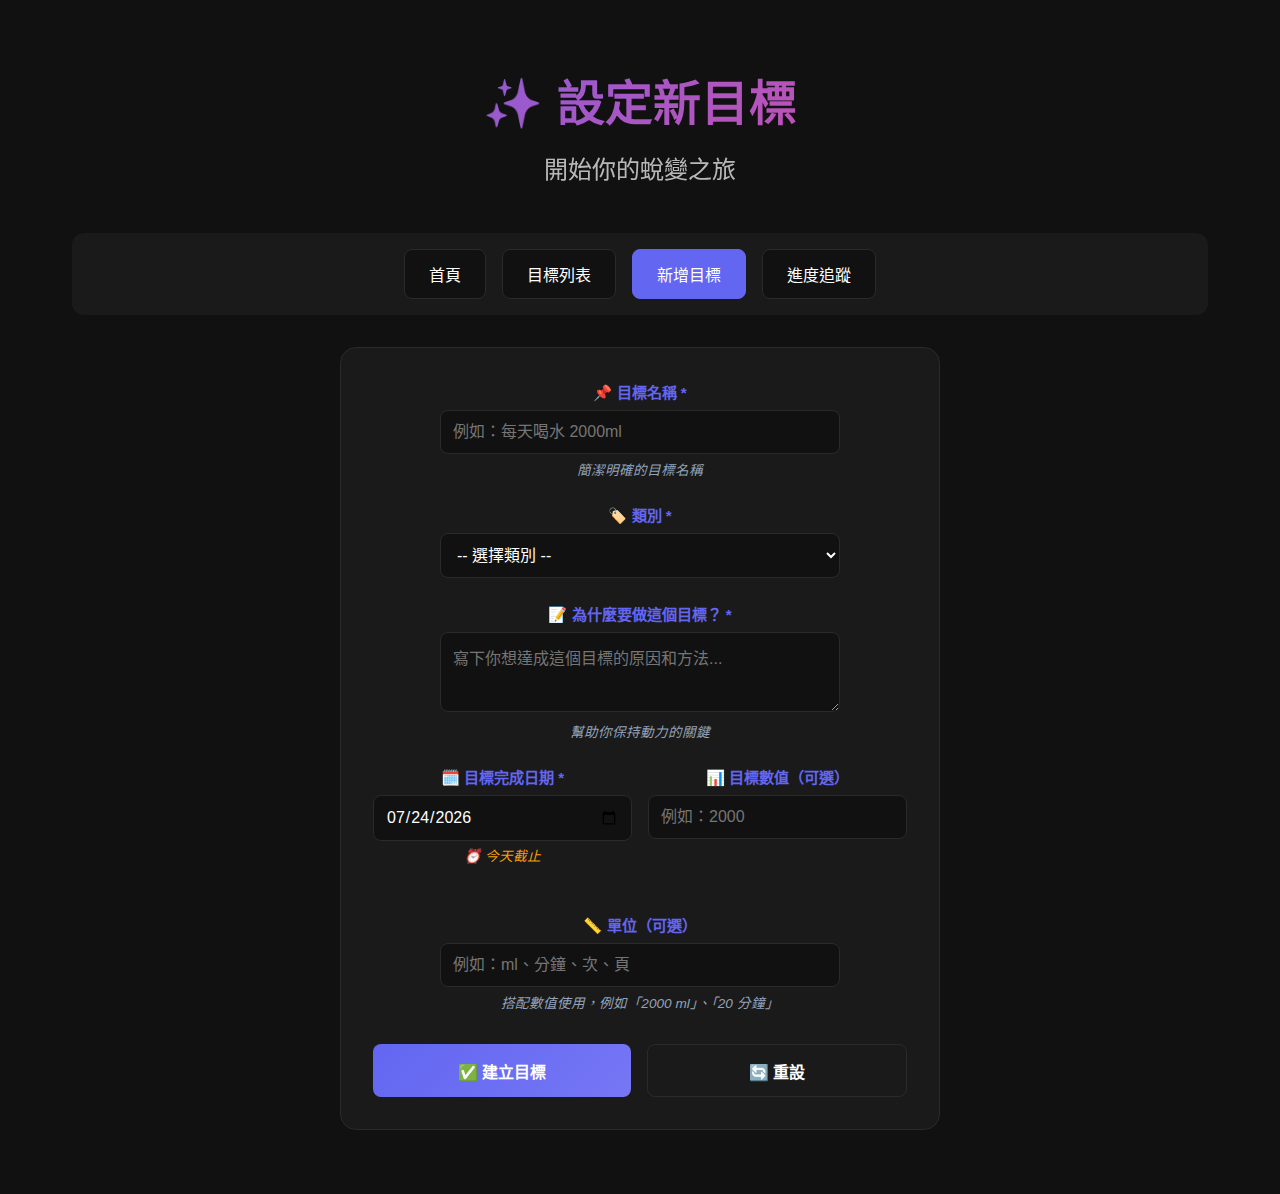
<file: pages/goals/create.html>
<!DOCTYPE html>
<html lang="zh-TW">
<head>
  <meta charset="UTF-8" />
  <meta name="viewport" content="width=device-width, initial-scale=1.0"/>
  <title>新增目標 - 更好的自己</title>
  <link rel="stylesheet" href="../../src/styles/main.css"/>
  <style>
    .simple-form {
      max-width: 600px;
      margin: 2rem auto;
      background-color: var(--nav-bg);
      padding: 2rem;
      border-radius: 16px;
      border: 1px solid var(--border-color);
    }

    .form-field {
      margin-bottom: 1.5rem;
    }

    .form-field label {
      display: block;
      margin-bottom: 0.5rem;
      font-weight: 600;
      color: var(--accent-color);
      font-size: 0.95rem;
    }

    .form-field input,
    .form-field textarea,
    .form-field select {
      width: 100%;
      padding: 0.75rem;
      border: 1px solid var(--border-color);
      border-radius: 8px;
      background-color: var(--bg-color);
      color: var(--text-color);
      font-size: 1rem;
      font-family: inherit;
      transition: all 0.3s ease;
    }

    .form-field input:focus,
    .form-field textarea:focus,
    .form-field select:focus {
      outline: none;
      border-color: var(--accent-color);
      box-shadow: 0 0 0 2px rgba(99, 102, 241, 0.1);
    }

    .form-field textarea {
      resize: vertical;
      min-height: 80px;
    }

    .form-row {
      display: grid;
      grid-template-columns: 1fr 1fr;
      gap: 1rem;
    }

    .form-hint {
      font-size: 0.85rem;
      color: #94a3b8;
      margin-top: 0.3rem;
      font-style: italic;
    }

    .button-group {
      display: flex;
      gap: 1rem;
      margin-top: 2rem;
    }

    .btn {
      flex: 1;
      padding: 0.85rem 1.5rem;
      font-size: 1rem;
      font-weight: 600;
      border: none;
      border-radius: 8px;
      cursor: pointer;
      transition: all 0.3s ease;
    }

    .btn-primary {
      background: linear-gradient(135deg, var(--accent-color), #7577f5);
      color: white;
    }

    .btn-primary:hover {
      transform: translateY(-2px);
      box-shadow: 0 4px 12px rgba(99, 102, 241, 0.4);
    }

    .btn-secondary {
      background-color: transparent;
      border: 1px solid var(--border-color);
      color: var(--text-color);
    }

    .btn-secondary:hover {
      border-color: var(--accent-color);
      color: var(--accent-color);
    }

    .success-message {
      display: none;
      background-color: #10b981;
      color: white;
      padding: 1rem;
      border-radius: 8px;
      margin-bottom: 1rem;
      text-align: center;
    }

    .error-message {
      display: none;
      background-color: #ef4444;
      color: white;
      padding: 1rem;
      border-radius: 8px;
      margin-bottom: 1rem;
      text-align: center;
    }
  </style>
</head>
<body>
  <div class="container">
    <div class="page-header">
      <h1>✨ 設定新目標</h1>
      <p class="subtitle">開始你的蛻變之旅</p>
    </div>

    <nav>
      <a href="../../index.html">首頁</a>
      <a href="list.html">目標列表</a>
      <a href="create.html" class="active">新增目標</a>
      <a href="../progress/track.html">進度追蹤</a>
    </nav>

    <main>
      <form id="goalForm" class="simple-form">
        <div id="successMsg" class="success-message"></div>
        <div id="errorMsg" class="error-message"></div>

        <!-- 目標名稱 -->
        <div class="form-field">
          <label for="goalTitle">📌 目標名稱 *</label>
          <input 
            type="text" 
            id="goalTitle" 
            name="goalTitle" 
            placeholder="例如：每天喝水 2000ml"
            required
          >
          <div class="form-hint">簡潔明確的目標名稱</div>
        </div>

        <!-- 類別 -->
        <div class="form-field">
          <label for="goalCategory">🏷️ 類別 *</label>
          <select id="goalCategory" name="goalCategory" required>
            <option value="">-- 選擇類別 --</option>
            <option value="health">💪 健康運動</option>
            <option value="learning">📚 學習成長</option>
            <option value="career">🎯 工作職涯</option>
            <option value="relationship">💝 人際關係</option>
            <option value="finance">💰 理財投資</option>
            <option value="hobby">🎨 興趣愛好</option>
            <option value="other">✨ 其他</option>
          </select>
        </div>

        <!-- 描述 -->
        <div class="form-field">
          <label for="goalDescription">📝 為什麼要做這個目標？ *</label>
          <textarea 
            id="goalDescription" 
            name="goalDescription"
            placeholder="寫下你想達成這個目標的原因和方法..."
            required
          ></textarea>
          <div class="form-hint">幫助你保持動力的關鍵</div>
        </div>

        <!-- 目標時間和數值 -->
        <div class="form-row">
          <div class="form-field">
            <label for="targetDate">🗓️ 目標完成日期 *</label>
            <input type="date" id="targetDate" name="targetDate" required>
            <div class="form-hint" id="daysHint"></div>
          </div>

          <div class="form-field">
            <label for="quantValue">📊 目標數值（可選）</label>
            <input 
              type="number" 
              id="quantValue" 
              name="quantValue" 
              placeholder="例如：2000"
              min="0"
            >
          </div>
        </div>

        <!-- 單位 -->
        <div class="form-field">
          <label for="quantUnit">📏 單位（可選）</label>
          <input 
            type="text" 
            id="quantUnit" 
            name="quantUnit" 
            placeholder="例如：ml、分鐘、次、頁"
          >
          <div class="form-hint">搭配數值使用，例如「2000 ml」、「20 分鐘」</div>
        </div>

        <!-- 按鈕 -->
        <div class="button-group">
          <button type="submit" class="btn btn-primary">✅ 建立目標</button>
          <button type="reset" class="btn btn-secondary">🔄 重設</button>
        </div>
      </form>
    </main>
  </div>

  <script src="../../src/js/core.js"></script>
  <script>
    (function() {
      const form = document.getElementById('goalForm');
      const titleInput = document.getElementById('goalTitle');
      const categorySelect = document.getElementById('goalCategory');
      const descriptionTextarea = document.getElementById('goalDescription');
      const targetDateInput = document.getElementById('targetDate');
      const quantValueInput = document.getElementById('quantValue');
      const quantUnitInput = document.getElementById('quantUnit');
      const successMsg = document.getElementById('successMsg');
      const errorMsg = document.getElementById('errorMsg');
      const daysHint = document.getElementById('daysHint');

      // 計算剩餘天數
      targetDateInput.addEventListener('change', () => {
        const target = new Date(targetDateInput.value);
        const today = new Date();
        const days = Math.ceil((target - today) / (1000 * 60 * 60 * 24));

        if (days < 0) {
          daysHint.textContent = '⚠️ 日期不能是過去';
          daysHint.style.color = '#ef4444';
        } else if (days === 0) {
          daysHint.textContent = '⏰ 今天截止';
          daysHint.style.color = '#f59e0b';
        } else {
          daysHint.textContent = `⏳ 剩餘 ${days} 天`;
          daysHint.style.color = '#10b981';
        }
      });

      // 提交表單
      form.addEventListener('submit', (e) => {
        e.preventDefault();

        // 基本驗證
        if (!titleInput.value.trim()) {
          showError('請輸入目標名稱');
          return;
        }

        if (!categorySelect.value) {
          showError('請選擇目標類別');
          return;
        }

        if (!descriptionTextarea.value.trim()) {
          showError('請描述你的目標');
          return;
        }

        if (!targetDateInput.value) {
          showError('請選擇目標完成日期');
          return;
        }

        const targetDate = new Date(targetDateInput.value);
        if (targetDate < new Date()) {
          showError('目標日期不能是過去');
          return;
        }

        try {
          // 新增目標
          const goalData = {
            title: titleInput.value.trim(),
            category: categorySelect.value,
            description: descriptionTextarea.value.trim(),
            targetDate: targetDateInput.value,
            quantValue: quantValueInput.value ? parseInt(quantValueInput.value) : 0,
            quantUnit: quantUnitInput.value.trim()
          };

          const newGoal = window.goalManager.addGoal(goalData);
          
          // 生成排程
          const schedule = window.goalManager.generateHabitSchedule(newGoal);
          window.goalManager.updateGoal(newGoal.id, { schedule });

          // 成功提示
          showSuccess('✅ 目標建立成功！');

          // 1.5秒後跳轉到進度追蹤頁面
          setTimeout(() => {
            window.location.href = `../progress/track.html?id=${newGoal.id}`;
          }, 1500);

        } catch (err) {
          console.error(err);
          showError('發生錯誤，請重試');
        }
      });

      function showSuccess(msg) {
        successMsg.textContent = msg;
        successMsg.style.display = 'block';
        errorMsg.style.display = 'none';
      }

      function showError(msg) {
        errorMsg.textContent = msg;
        errorMsg.style.display = 'block';
        successMsg.style.display = 'none';
      }

      // 初始化日期
      targetDateInput.valueAsDate = new Date();
      targetDateInput.dispatchEvent(new Event('change'));
    })();
  </script>
</body>
</html>
</file>
<file: src/styles/main.css>
:root {
    --bg-color: #111111;
    --text-color: #ffffff;
    --accent-color: #6366f1;
    --nav-bg: #1a1a1a;
    --hover-color: #7577f5;
    --border-color: #2a2a2a;
}

* {
    margin: 0;
    padding: 0;
    box-sizing: border-box;
}

body {
    font-family: 'Noto Sans TC', sans-serif;
    background-color: var(--bg-color);
    color: var(--text-color);
    min-height: 100vh;
    padding-top: 2rem;
}

.container {
    width: 100%;
    max-width: 1200px;
    margin: 0 auto;
    padding: 2rem;
    text-align: center;
}

h1 {
    font-size: 3rem;
    font-weight: 700;
    margin-bottom: 1rem;
    background: linear-gradient(135deg, var(--accent-color), #ec4899);
    background-clip: text;
    -webkit-background-clip: text;
    -webkit-text-fill-color: transparent;
    animation: fadeIn 2s ease-out;
}

.subtitle {
    font-size: 1.5rem;
    opacity: 0.7;
    margin-bottom: 2rem;
    animation: fadeIn 2s ease-out 0.5s backwards;
}

.page-header {
    margin-bottom: 3rem;
}

@keyframes fadeIn {
    from {
        opacity: 0;
        transform: translateY(20px);
    }
    to {
        opacity: 1;
        transform: translateY(0);
    }
}

/* Navigation Styles */
nav {
    background-color: var(--nav-bg);
    padding: 1rem;
    border-radius: 12px;
    margin: 2rem 0;
    display: flex;
    gap: 1rem;
    justify-content: center;
    flex-wrap: wrap;
}

nav a {
    color: var(--text-color);
    text-decoration: none;
    padding: 0.75rem 1.5rem;
    border-radius: 8px;
    transition: all 0.3s ease;
    font-weight: 500;
    background-color: var(--bg-color);
    border: 1px solid var(--border-color);
}

nav a:hover {
    background-color: var(--hover-color);
    transform: translateY(-2px);
}

nav a.active {
    background-color: var(--accent-color);
    border-color: var(--accent-color);
}

/* Form Controls */
button, .button, input[type="submit"] {
    background-color: var(--accent-color);
    color: var(--text-color);
    border: none;
    padding: 0.75rem 1.5rem;
    border-radius: 8px;
    cursor: pointer;
    font-size: 1rem;
    font-weight: 500;
    transition: all 0.3s ease;
}

button:hover, .button:hover, input[type="submit"]:hover {
    background-color: var(--hover-color);
    transform: translateY(-2px);
}

input[type="text"], 
input[type="email"],
input[type="password"],
textarea,
select {
    background-color: var(--nav-bg);
    border: 1px solid var(--border-color);
    color: var(--text-color);
    padding: 0.75rem 1rem;
    border-radius: 8px;
    font-size: 1rem;
    width: 100%;
    max-width: 400px;
    transition: all 0.3s ease;
}

input:focus, 
textarea:focus,
select:focus {
    outline: none;
    border-color: var(--accent-color);
    box-shadow: 0 0 0 2px rgba(99, 102, 241, 0.1);
}

/* Form Styles */
.form-container {
    max-width: 800px;
    margin: 0 auto;
    padding: 2rem;
    background-color: var(--nav-bg);
    border-radius: 16px;
    border: 1px solid var(--border-color);
}

.form-group {
    margin-bottom: 1.5rem;
}

.form-row {
    display: grid;
    grid-template-columns: 1fr 1fr;
    gap: 1.5rem;
    margin-bottom: 1.5rem;
}

label {
    display: block;
    margin-bottom: 0.5rem;
    font-weight: 500;
    color: var(--text-color);
}

input[type="date"] {
    background-color: var(--bg-color);
    border: 1px solid var(--border-color);
    color: var(--text-color);
    padding: 0.75rem 1rem;
    border-radius: 8px;
    width: 100%;
    font-size: 1rem;
}

.milestone-item {
    display: flex;
    gap: 0.5rem;
    margin-bottom: 0.5rem;
}

.button-primary {
    background-color: var(--accent-color);
    color: white;
}

.button-secondary {
    background-color: transparent;
    border: 1px solid var(--border-color);
    color: var(--text-color);
}

.button-secondary:hover {
    border-color: var(--accent-color);
    color: var(--accent-color);
    background-color: transparent;
}

.form-actions {
    display: flex;
    gap: 1rem;
    justify-content: flex-end;
    margin-top: 2rem;
}

/* Card Styles */
.card {
    background-color: var(--nav-bg);
    border: 1px solid var(--border-color);
    border-radius: 12px;
    padding: 1.5rem;
    margin: 1rem 0;
    transition: all 0.3s ease;
}

.card:hover {
    transform: translateY(-3px);
    box-shadow: 0 4px 20px rgba(0, 0, 0, 0.2);
}

/* Responsive Design */
@media (max-width: 768px) {
    h1 {
        font-size: 2.5rem;
    }
    
    .subtitle {
        font-size: 1.2rem;
    }

    nav {
        padding: 0.5rem;
    }

    nav a {
        padding: 0.5rem 1rem;
        font-size: 0.9rem;
    }
}
</file>
